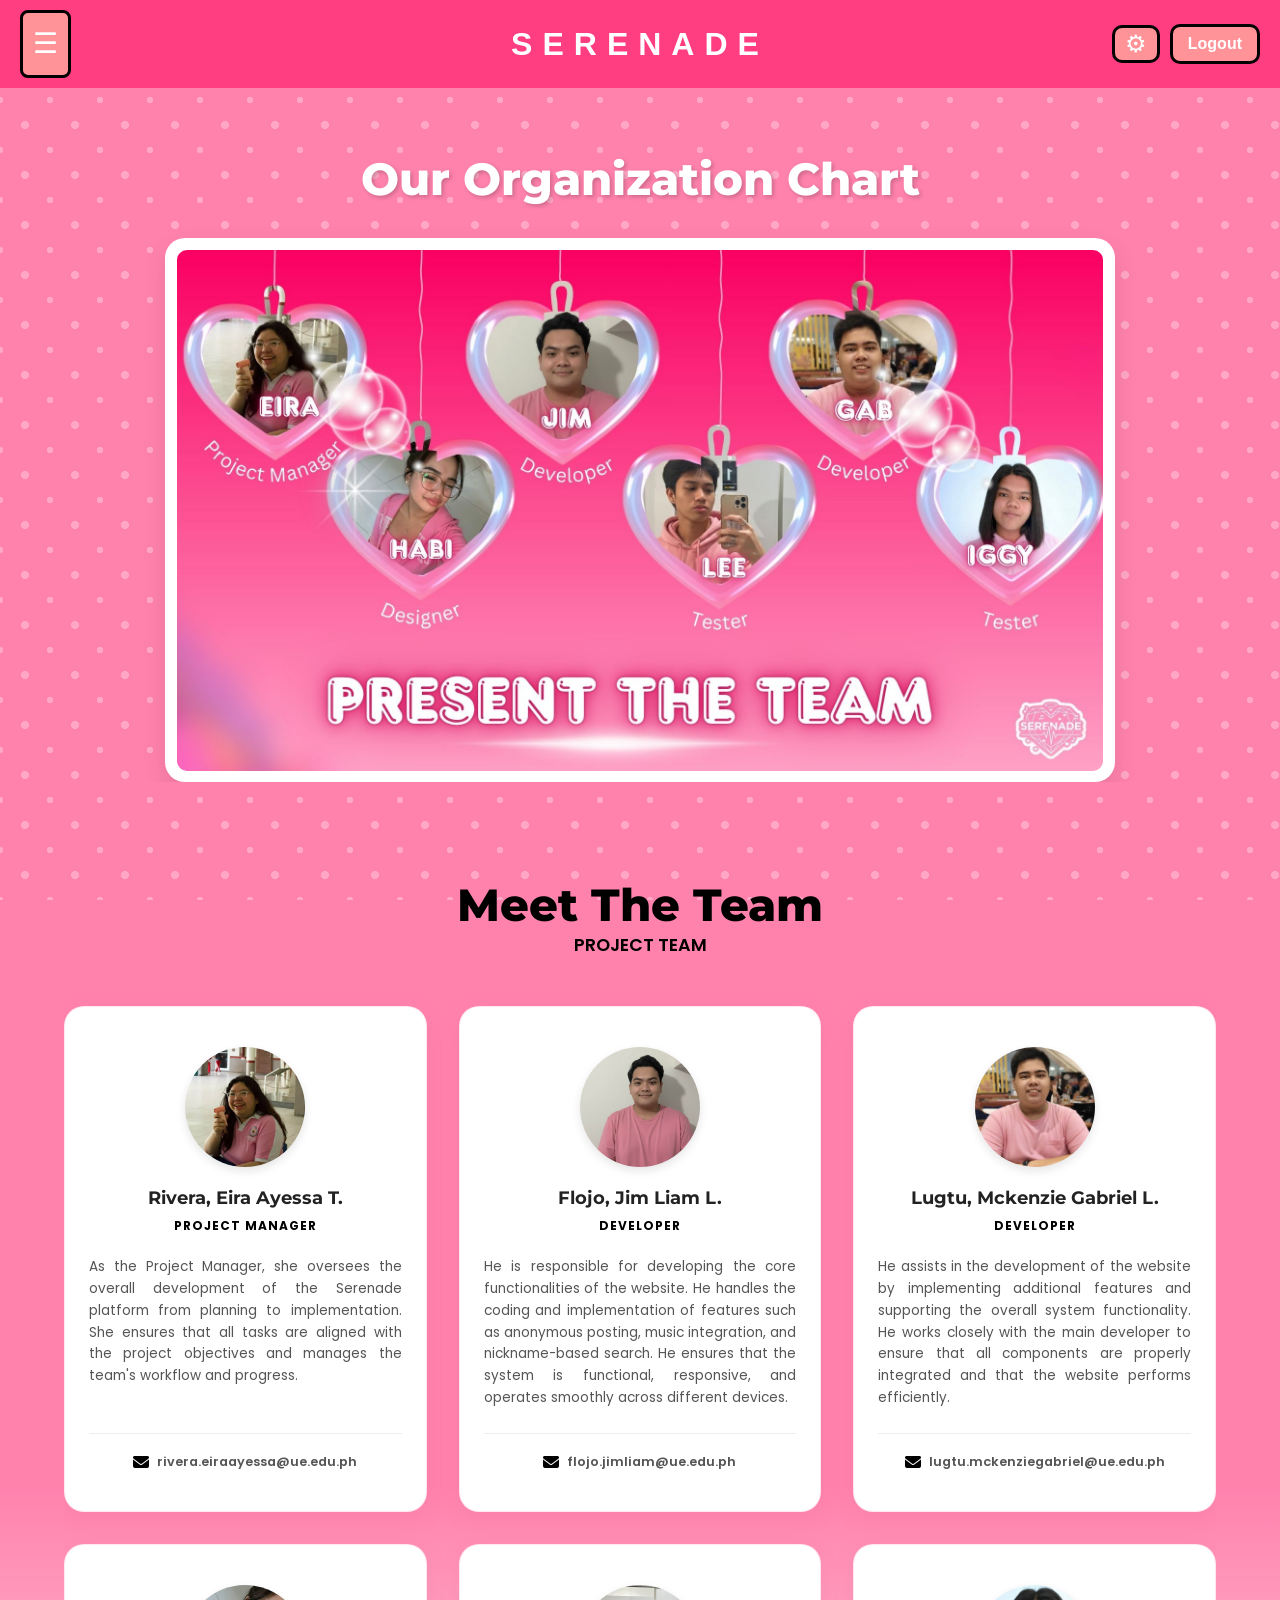
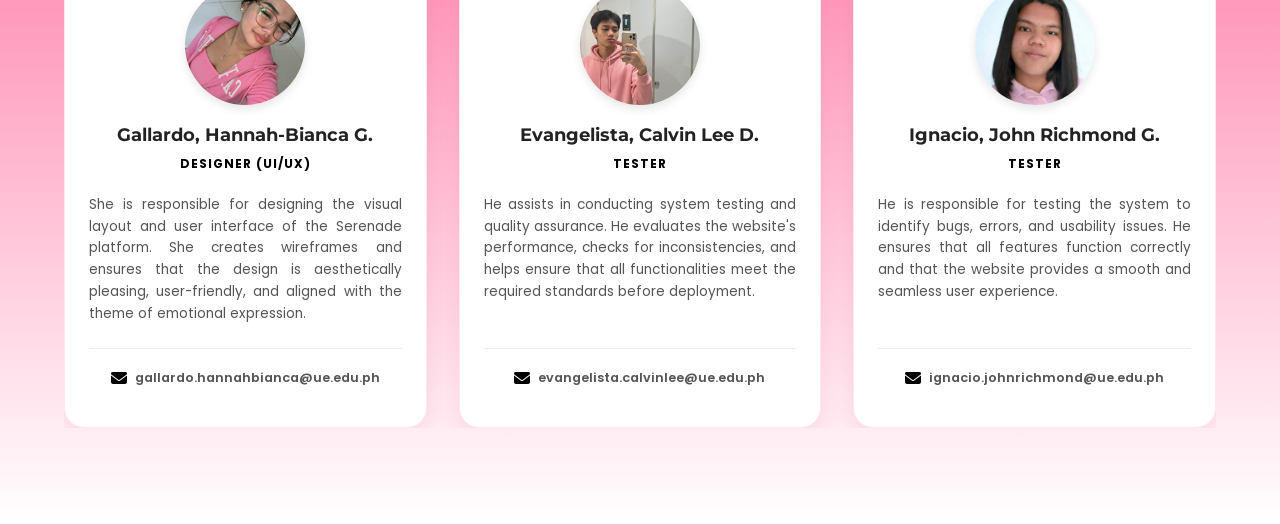
<file: about.html>
<!DOCTYPE html>
<html lang="en">
<head>
    <meta charset="UTF-8">
    <meta name="viewport" content="width=device-width, initial-scale=1.0, viewport-fit=cover" />
    <title>About Us | Serenade</title>
    
    <link rel="icon" type="image/x-icon" href="pics/heart.png">
    <link href="https://fonts.googleapis.com/css?family=Merriweather" rel="stylesheet">
    <link href="https://fonts.googleapis.com/css2?family=Poppins:wght@300;400;500;600;700&family=Playfair+Display:wght@600&family=Montserrat:wght@400;600;700;800&display=swap" rel="stylesheet">
    <link rel="stylesheet" href="https://cdnjs.cloudflare.com/ajax/libs/font-awesome/6.4.2/css/all.min.css">
    <link href="about.css"rel="stylesheet">

</head>

<body>

    <header>
        <input type="checkbox" id="menu-toggle">
        
        <label for="menu-toggle" class="menu-btn">
            ☰
        </label>
        
        <div class="nav-menu">
            <label for="menu-toggle" class="close-btn">✕</label>
            <a href="index.html">Home</a>
            <a href="create.html">Create Letter</a>
            <a href="preview.html">Mail</a>
            <a href="search.html">Search</a>
            <a href="about.html">About Us</a>
        </div>
        
        <div class="title">
            SERENADE
        </div>
        
        <div class="header-actions">
            <div class="settings">
                <a href="settings.html"><button>⚙</button></a>
            </div>
            <div class="login">
                <button onclick="logoutUser()">Logout</button>
            </div>
        </div>
    </header>

    <main>
        <section class="org-chart-section">
            <div class="container">
                <h2>Our Organization Chart</h2>
                <div class="org-chart-container">
                    <img src="pics/org-chart.jpg" alt="Organizational Chart" style="background: #fff0f5; min-height: 350px;">
                </div>
            </div>
        </section>

        <section class="team-section">
            <div class="container">
                <div class="about-header">
                    <h2>Meet The Team</h2>
                    <p>PROJECT TEAM</p>
                </div>

                <div class="team-grid-3x2">
                    
                    <div class="team-card">
                        <a href="https://portfolio-rivera.netlify.app" class="card-link-overlay" aria-label="View Profile of Rivera, Eira Ayessa"></a>
                        <img src="pics/rivera.jpg" class="member-pic" alt="Rivera, Eira Ayessa T." />
                        <h3>Rivera, Eira Ayessa T.</h3>
                        <div class="role">Project Manager</div>
                        <p class="member-desc">
                            As the Project Manager, she oversees the overall development of the Serenade platform from planning to implementation. She ensures that all tasks are aligned with the project objectives and manages the team's workflow and progress.
                        </p>
                        <div class="contact-info">
                            <i class="fa-solid fa-envelope"></i>
                            <a href="mailto:rivera.eiraayessa@ue.edu.ph">rivera.eiraayessa@ue.edu.ph</a>
                        </div>
                    </div>

                    <div class="team-card">
                        <a href="https://riamudesu.github.io/proposal/" class="card-link-overlay" aria-label="View Profile of Flojo, Jim Liam"></a>
                        <img src="pics/flojo.jpg" class="member-pic" alt="Flojo, Jim Liam L." />
                        <h3>Flojo, Jim Liam L.</h3>
                        <div class="role">Developer</div>
                        <p class="member-desc">
                            He is responsible for developing the core functionalities of the website. He handles the coding and implementation of features such as anonymous posting, music integration, and nickname-based search. He ensures that the system is functional, responsive, and operates smoothly across different devices.
                        </p>
                        <div class="contact-info">
                            <i class="fa-solid fa-envelope"></i>
                            <a href="mailto:flojo.jimliam@ue.edu.ph">flojo.jimliam@ue.edu.ph</a>
                        </div>
                    </div>

                    <div class="team-card">
                        <a href="https://lugtu-portfolio.netlify.app/" class="card-link-overlay" aria-label="View Profile of Lugtu, Mckenzie Gabriel"></a>
                        <img src="pics/lugtu.jpg" class="member-pic" alt="Lugtu, Mckenzie Gabriel L." />
                        <h3>Lugtu, Mckenzie Gabriel L.</h3>
                        <div class="role">Developer</div>
                        <p class="member-desc">
                            He assists in the development of the website by implementing additional features and supporting the overall system functionality. He works closely with the main developer to ensure that all components are properly integrated and that the website performs efficiently.
                        </p>
                        <div class="contact-info">
                            <i class="fa-solid fa-envelope"></i>
                            <a href="mailto:lugtu.mckenziegabriel@ue.edu.ph">lugtu.mckenziegabriel@ue.edu.ph</a>
                        </div>
                    </div>

                    <div class="team-card">
                        <a href="https://clinquant-faun-3da3f3.netlify.app/" class="card-link-overlay" aria-label="View Profile of Gallardo, Hannah-Bianca"></a>
                        <img src="pics/gallardo.jpg" class="member-pic" alt="Gallardo, Hannah-Bianca G." />
                        <h3>Gallardo, Hannah-Bianca G.</h3>
                        <div class="role">Designer (UI/UX)</div>
                        <p class="member-desc">
                            She is responsible for designing the visual layout and user interface of the Serenade platform. She creates wireframes and ensures that the design is aesthetically pleasing, user-friendly, and aligned with the theme of emotional expression.
                        </p>
                        <div class="contact-info">
                            <i class="fa-solid fa-envelope"></i>
                            <a href="mailto:gallardo.hannahbianca@ue.edu.ph">gallardo.hannahbianca@ue.edu.ph</a>
                        </div>
                    </div>

                    <div class="team-card">
                        <a href="https://benevolent-semolina-52ab5e.netlify.app/" class="card-link-overlay" aria-label="View Profile of Evangelista, Calvin Lee"></a>
                        <img src="pics/evangalista.jpg" class="member-pic" alt="Evangelista, Calvin Lee D." />
                        <h3>Evangelista, Calvin Lee D.</h3>
                        <div class="role">Tester</div>
                        <p class="member-desc">
                            He assists in conducting system testing and quality assurance. He evaluates the website's performance, checks for inconsistencies, and helps ensure that all functionalities meet the required standards before deployment.
                        </p>
                        <div class="contact-info">
                            <i class="fa-solid fa-envelope"></i>
                            <a href="mailto:evangelista.calvinlee@ue.edu.ph">evangelista.calvinlee@ue.edu.ph</a>
                        </div>
                    </div>

                    <div class="team-card">
                        <a href="https://relaxed-marshmallow-b4bf02.netlify.app/" class="card-link-overlay" aria-label="View Profile of Ignacio, John Richmond"></a>
                        <img src="pics/ignacio.jpg" class="member-pic" alt="Ignacio, John Richmond G." />
                        <h3>Ignacio, John Richmond G.</h3>
                        <div class="role">Tester</div>
                        <p class="member-desc">
                            He is responsible for testing the system to identify bugs, errors, and usability issues. He ensures that all features function correctly and that the website provides a smooth and seamless user experience.
                        </p>
                        <div class="contact-info">
                            <i class="fa-solid fa-envelope"></i>
                            <a href="mailto:ignacio.johnrichmond@ue.edu.ph">ignacio.johnrichmond@ue.edu.ph</a>
                        </div>
                    </div>

                </div>
            </div>
        </section>

    </main>
</body>
</html>
</file>
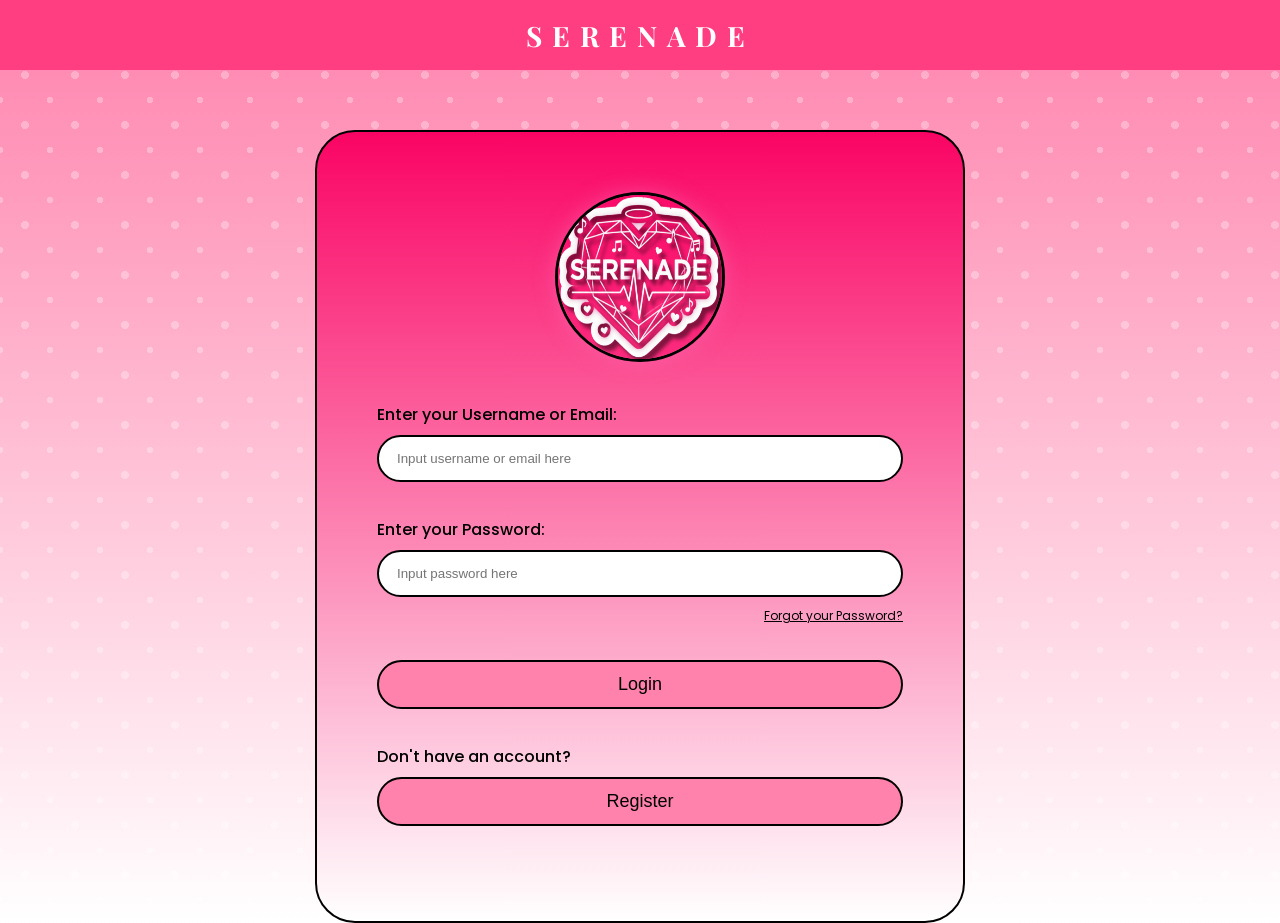
<file: login.html>
<!DOCTYPE html>
<html lang="en">

<head>

    <meta charset="UTF-8">
    <meta name="viewport" content="width=device-width, initial-scale=1.0">
    <title>Serenade Login</title>

    <link rel="icon" type="image/x-icon" href="pics/heart.png">
    <link href="https://fonts.googleapis.com/css2?family=Poppins:wght@300;400;500&family=Playfair+Display:wght@600&display=swap" rel="stylesheet">
    <link href="login_style.css" rel="stylesheet">
    <script src="cookies.js"></script>
</head>

<body>

    <header>
        <div class="title">
            SERENADE
        </div>
    </header>


    <div class="container">

        <div class="login-box">

            <div class="logo">
                <img src="pics/heart.png" alt="Serenade Logo">
            </div>


            <form action="index.html">

                <label for="name">
                    Enter your Username or Email:
                </label>

                <input type="text" id="name" placeholder="Input username or email here">

                <label for="password">
                    Enter your Password:
                </label>
                <input type="password" id="password" placeholder="Input password here">

                <div class="forgot">
                    <a href="#">Forgot your Password?</a>
                </div>

                <div class="heart-container">
                    <input type="submit" value="Login" class="login-btn" onclick="transferData()">
                    <span class="heart" style="left:10%;">❤️</span>
                    <span class="heart" style="left:30%; animation-delay: 0.2s;">💖</span>
                    <span class="heart" style="left:50%; animation-delay: 0.4s;">💕</span>
                    <span class="heart" style="left:70%; animation-delay: 0.6s;">💘</span>
                    <span class="heart" style="left:90%; animation-delay: 0.8s;">💗</span>
                </div>
                
                <label>
                    Don't have an account?
                </label>
                <div class="heart-container">
                    <a href="register.html"><input type="button" value="Register" class="login-btn"></a>
                    <span class="heart" style="left:10%;">❤️</span>
                    <span class="heart" style="left:30%; animation-delay: 0.2s;">💖</span>
                    <span class="heart" style="left:50%; animation-delay: 0.4s;">💕</span>
                    <span class="heart" style="left:70%; animation-delay: 0.6s;">💘</span>
                    <span class="heart" style="left:90%; animation-delay: 0.8s;">💗</span>
                </div>
                
                

            </form>

        </div>

    </div>

</body>

</html>
</file>
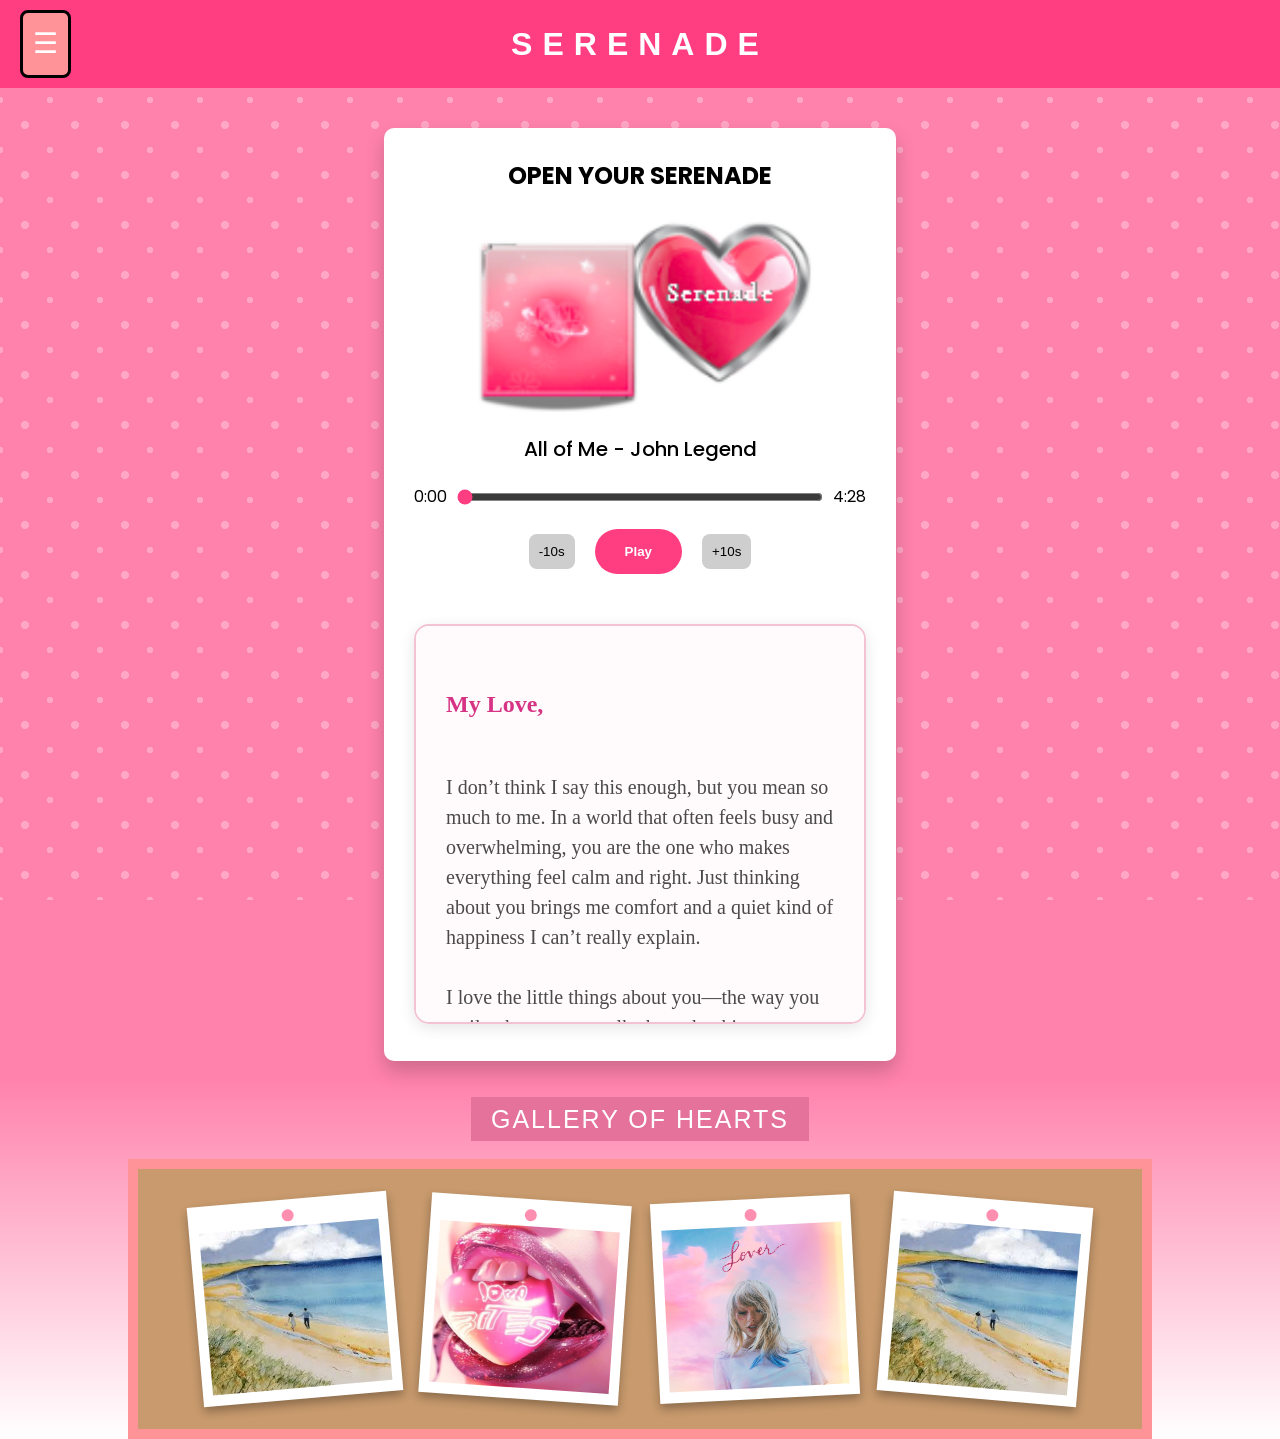
<file: preview.html>
<!DOCTYPE html>
<html lang="en">

<head>

    <meta charset="UTF-8">
    <meta name="viewport" content="width=device-width, initial-scale=1.0">
    <title>Serenade</title>

    <link href="https://fonts.googleapis.com/css2?family=Playfair+Display:wght@500&family=Poppins:wght@300;400&display=swap" rel="stylesheet">
    <link rel="icon" type="image/x-icon" href="pics/heart.png">
    <link href="preview_style.css" rel="stylesheet">
    <script src="cookies.js"></script>
    

</head>
<body>

    <header>
        <input type="checkbox" id="menu-toggle">
        <label for="menu-toggle" class="menu-btn">
            ☰
        </label>
            
        <div class="nav-menu">
            <label for="menu-toggle" class="close-btn">✕</label>
            <a href="index.html">Home</a>
            <a href="create.html">Create Letter</a>
            <a href="preview.html">Mail</a>
            <a href="search.html">Search</a>
            <a href="about.html">About Us</a> 
        </div>

        <div class="title">
            SERENADE
        </div>

        <div class="settings">
            <a href="settings.html"><button>⚙</button></a>
        </div>

        <div class="login">
           <button onclick="logoutUser()">Logout</button>
        </div>
    </header>


    <div class="main">
        <div class="card">
            <h2>
                OPEN YOUR SERENADE
            </h2>

            <div class="album">
                <img class="heart" src="pics/letter_heart.png">

            </div>

            <div class="song-title" id="song-title">
                All of Me - John Legend
            </div>


            <audio id="audio-element" src="music/John Legend - All of Me.mp3"></audio>

            <div class="progress-container">
                <span id="current-time">0:00</span>
                <input type="range" id="progress-bar" value="0" max="100">
                <span id="duration">0:00</span>
            </div>

            <div class="controls">
                <button class="skip-btn" onclick="skipTime(-10)">-10s</button>
                <button id="play-btn" class="main-btn" onclick="togglePlay()">Play</button>
                <button class="skip-btn" onclick="skipTime(10)">+10s</button>
            </div>

            <br><br>
            <iframe 
                id="letterFrame"
                title="Love Letter"
                style="width: 100%; max-width: 600px; height: 400px; border: 2px solid #f3c3d2; border-radius: 15px; box-shadow: 0 4px 15px rgba(0,0,0,0.1);"
                srcdoc='
                    <html>
                        <head>
                            <style>
                                body {
                                    font-family: "Georgia", serif;
                                    line-height: 1.5;
                                    color: #4a4a4a;
                                    background-color: #fffafb;
                                    padding: 30px;
                                    margin: 0;
                                    font-size:20px;
                                }
                                .letter-content {
                                    white-space: pre-line;
                                }
                                h2 {
                                    color: #d63384; font-size: 1.5rem; margin-top: 0; 
                                }
                            </style>
                        </head>
                        <body>
                            <div class="letter-content">
                                <h2>My Love,</h2>
                                I don’t think I say this enough, but you mean so much to me. In a world that often feels busy and overwhelming, you are the one who makes everything feel calm and right. Just thinking about you brings me comfort and a quiet kind of happiness I can’t really explain.

                                I love the little things about you—the way you smile, the way you talk about the things you care about, and even the small moments we share that others might not notice. Those are the moments I treasure the most.

                                Being with you has taught me what it truly means to care for someone, to be patient, and to appreciate love in its simplest form. I’m grateful for you every single day, and I hope I can make you feel just as loved as you make me feel.

                                No matter what happens, I want you to know that you have someone who believes in you, supports you, and cares for you deeply.
                            </div>
                        </body>
                    </html>
                '>
            </iframe>
        </div>
    </div>


    <div class="gallery-title">
        <span>
            GALLERY OF HEARTS
        </span>
    </div>


    <div class="board">
        <div class="polaroid" onclick="loadMemory(1)">
            <div class="pin"></div>
            <img src="pics/img1.jpg">
        </div>
        <div class="polaroid" onclick="loadMemory(2)">

            <div class="pin"></div>
            <img src="pics/img2.jpg">
        </div>
        <div class="polaroid" onclick="loadMemory(3)">
            <div class="pin"></div>
            <img src="pics/img3.jpg">
        </div>
        <div class="polaroid" onclick="loadMemory(4)">
            <div class="pin"></div>
            <img src="pics/img4.png">
        </div>
    </div>
    <script src="musicplayer.js"></script>
</body>
</html>
</file>
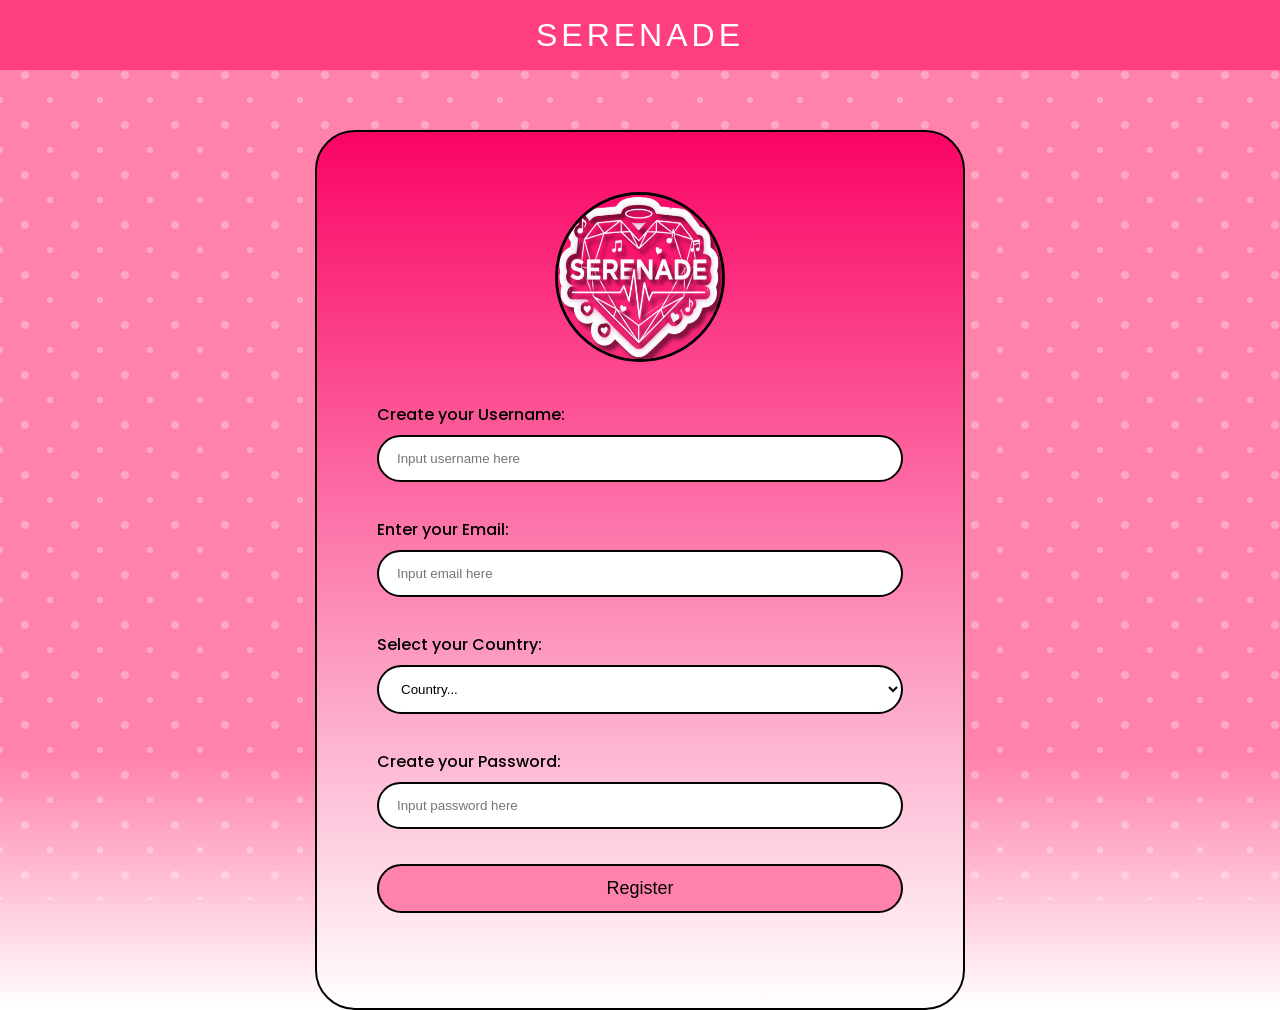
<file: register.html>
<!DOCTYPE html>
<html lang="en">

<head>

    <meta charset="UTF-8">
    <meta name="viewport" content="width=device-width, initial-scale=1.0">
    <title>Serenade Login</title>

    <link rel="icon" type="image/x-icon" href="pics/heart.png">
    <link href="https://fonts.googleapis.com/css2?family=Poppins:wght@300;400;500&family=Playfair+Display:wght@600&display=swap" rel="stylesheet">
    <link href="register_style.css" rel="stylesheet">

</head>

<body>

    <header>
        <div class="title">
            SERENADE
        </div>
    </header>


    <div class="container">

        <div class="login-box">

            <div class="logo">
                <img src="pics/heart.png" alt="Serenade Logo">
            </div>


            <form action="index.html">

                <label for="name">
                    Create your Username:
                </label>

                <input type="text" id="name" placeholder="Input username here">

                <label for="email">
                    Enter your Email:
                </label>

                <input type="email" id="email" placeholder="Input email here" required>

                <label for="country">
                    Select your Country:
                </label>

                <select name="country">
                    <option value="">Country...</option>
                    <option value="AF">Afghanistan</option>
                    <option value="AL">Albania</option>
                    <option value="DZ">Algeria</option>
                    <option value="AS">American Samoa</option>
                    <option value="AD">Andorra</option>
                    <option value="AG">Angola</option>
                    <option value="AI">Anguilla</option>
                    <option value="AG">Antigua &amp; Barbuda</option>
                    <option value="AR">Argentina</option>
                    <option value="AA">Armenia</option>
                    <option value="AW">Aruba</option>
                    <option value="AU">Australia</option>
                    <option value="AT">Austria</option>
                    <option value="AZ">Azerbaijan</option>
                    <option value="BS">Bahamas</option>
                    <option value="BH">Bahrain</option>
                    <option value="BD">Bangladesh</option>
                    <option value="BB">Barbados</option>
                    <option value="BY">Belarus</option>
                    <option value="BE">Belgium</option>
                    <option value="BZ">Belize</option>
                    <option value="BJ">Benin</option>
                    <option value="BM">Bermuda</option>
                    <option value="BT">Bhutan</option>
                    <option value="BO">Bolivia</option>
                    <option value="BL">Bonaire</option>
                    <option value="BA">Bosnia &amp; Herzegovina</option>
                    <option value="BW">Botswana</option>
                    <option value="BR">Brazil</option>
                    <option value="BC">British Indian Ocean Ter</option>
                    <option value="BN">Brunei</option>
                    <option value="BG">Bulgaria</option>
                    <option value="BF">Burkina Faso</option>
                    <option value="BI">Burundi</option>
                    <option value="KH">Cambodia</option>
                    <option value="CM">Cameroon</option>
                    <option value="CA">Canada</option>
                    <option value="IC">Canary Islands</option>
                    <option value="CV">Cape Verde</option>
                    <option value="KY">Cayman Islands</option>
                    <option value="CF">Central African Republic</option>
                    <option value="TD">Chad</option>
                    <option value="CD">Channel Islands</option>
                    <option value="CL">Chile</option>
                    <option value="CN">China</option>
                    <option value="CI">Christmas Island</option>
                    <option value="CS">Cocos Island</option>
                    <option value="CO">Colombia</option>
                    <option value="CC">Comoros</option>
                    <option value="CG">Congo</option>
                    <option value="CK">Cook Islands</option>
                    <option value="CR">Costa Rica</option>
                    <option value="CT">Cote D'Ivoire</option>
                    <option value="HR">Croatia</option>
                    <option value="CU">Cuba</option>
                    <option value="CB">Curacao</option>
                    <option value="CY">Cyprus</option>
                    <option value="CZ">Czech Republic</option>
                    <option value="DK">Denmark</option>
                    <option value="DJ">Djibouti</option>
                    <option value="DM">Dominica</option>
                    <option value="DO">Dominican Republic</option>
                    <option value="TM">East Timor</option>
                    <option value="EC">Ecuador</option>
                    <option value="EG">Egypt</option>
                    <option value="SV">El Salvador</option>
                    <option value="GQ">Equatorial Guinea</option>
                    <option value="ER">Eritrea</option>
                    <option value="EE">Estonia</option>
                    <option value="ET">Ethiopia</option>
                    <option value="FA">Falkland Islands</option>
                    <option value="FO">Faroe Islands</option>
                    <option value="FJ">Fiji</option>
                    <option value="FI">Finland</option>
                    <option value="FR">France</option>
                    <option value="GF">French Guiana</option>
                    <option value="PF">French Polynesia</option>
                    <option value="FS">French Southern Ter</option>
                    <option value="GA">Gabon</option>
                    <option value="GM">Gambia</option>
                    <option value="GE">Georgia</option>
                    <option value="DE">Germany</option>
                    <option value="GH">Ghana</option>
                    <option value="GI">Gibraltar</option>
                    <option value="GB">Great Britain</option>
                    <option value="GR">Greece</option>
                    <option value="GL">Greenland</option>
                    <option value="GD">Grenada</option>
                    <option value="GP">Guadeloupe</option>
                    <option value="GU">Guam</option>
                    <option value="GT">Guatemala</option>
                    <option value="GN">Guinea</option>
                    <option value="GY">Guyana</option>
                    <option value="HT">Haiti</option>
                    <option value="HW">Hawaii</option>
                    <option value="HN">Honduras</option>
                    <option value="HK">Hong Kong</option>
                    <option value="HU">Hungary</option>
                    <option value="IS">Iceland</option>
                    <option value="IN">India</option>
                    <option value="ID">Indonesia</option>
                    <option value="IA">Iran</option>
                    <option value="IQ">Iraq</option>
                    <option value="IR">Ireland</option>
                    <option value="IM">Isle of Man</option>
                    <option value="IL">Israel</option>
                    <option value="IT">Italy</option>
                    <option value="JM">Jamaica</option>
                    <option value="JP">Japan</option>
                    <option value="JO">Jordan</option>
                    <option value="KZ">Kazakhstan</option>
                    <option value="KE">Kenya</option>
                    <option value="KI">Kiribati</option>
                    <option value="NK">Korea North</option>
                    <option value="KS">Korea South</option>
                    <option value="KW">Kuwait</option>
                    <option value="KG">Kyrgyzstan</option>
                    <option value="LA">Laos</option>
                    <option value="LV">Latvia</option>
                    <option value="LB">Lebanon</option>
                    <option value="LS">Lesotho</option>
                    <option value="LR">Liberia</option>
                    <option value="LY">Libya</option>
                    <option value="LI">Liechtenstein</option>
                    <option value="LT">Lithuania</option>
                    <option value="LU">Luxembourg</option>
                    <option value="MO">Macau</option>
                    <option value="MK">Macedonia</option>
                    <option value="MG">Madagascar</option>
                    <option value="MY">Malaysia</option>
                    <option value="MW">Malawi</option>
                    <option value="MV">Maldives</option>
                    <option value="ML">Mali</option>
                    <option value="MT">Malta</option>
                    <option value="MH">Marshall Islands</option>
                    <option value="MQ">Martinique</option>
                    <option value="MR">Mauritania</option>
                    <option value="MU">Mauritius</option>
                    <option value="ME">Mayotte</option>
                    <option value="MX">Mexico</option>
                    <option value="MI">Midway Islands</option>
                    <option value="MD">Moldova</option>
                    <option value="MC">Monaco</option>
                    <option value="MN">Mongolia</option>
                    <option value="MS">Montserrat</option>
                    <option value="MA">Morocco</option>
                    <option value="MZ">Mozambique</option>
                    <option value="MM">Myanmar</option>
                    <option value="NA">Nambia</option>
                    <option value="NU">Nauru</option>
                    <option value="NP">Nepal</option>
                    <option value="AN">Netherland Antilles</option>
                    <option value="NL">Netherlands (Holland, Europe)</option>
                    <option value="NV">Nevis</option>
                    <option value="NC">New Caledonia</option>
                    <option value="NZ">New Zealand</option>
                    <option value="NI">Nicaragua</option>
                    <option value="NE">Niger</option>
                    <option value="NG">Nigeria</option>
                    <option value="NW">Niue</option>
                    <option value="NF">Norfolk Island</option>
                    <option value="NO">Norway</option>
                    <option value="OM">Oman</option>
                    <option value="PK">Pakistan</option>
                    <option value="PW">Palau Island</option>
                    <option value="PS">Palestine</option>
                    <option value="PA">Panama</option>
                    <option value="PG">Papua New Guinea</option>
                    <option value="PY">Paraguay</option>
                    <option value="PE">Peru</option>
                    <option value="PH">Philippines</option>
                    <option value="PO">Pitcairn Island</option>
                    <option value="PL">Poland</option>
                    <option value="PT">Portugal</option>
                    <option value="PR">Puerto Rico</option>
                    <option value="QA">Qatar</option>
                    <option value="ME">Republic of Montenegro</option>
                    <option value="RS">Republic of Serbia</option>
                    <option value="RE">Reunion</option>
                    <option value="RO">Romania</option>
                    <option value="RU">Russia</option>
                    <option value="RW">Rwanda</option>
                    <option value="NT">St Barthelemy</option>
                    <option value="EU">St Eustatius</option>
                    <option value="HE">St Helena</option>
                    <option value="KN">St Kitts-Nevis</option>
                    <option value="LC">St Lucia</option>
                    <option value="MB">St Maarten</option>
                    <option value="PM">St Pierre &amp; Miquelon</option>
                    <option value="VC">St Vincent &amp; Grenadines</option>
                    <option value="SP">Saipan</option>
                    <option value="SO">Samoa</option>
                    <option value="AS">Samoa American</option>
                    <option value="SM">San Marino</option>
                    <option value="ST">Sao Tome &amp; Principe</option>
                    <option value="SA">Saudi Arabia</option>
                    <option value="SN">Senegal</option>
                    <option value="RS">Serbia</option>
                    <option value="SC">Seychelles</option>
                    <option value="SL">Sierra Leone</option>
                    <option value="SG">Singapore</option>
                    <option value="SK">Slovakia</option>
                    <option value="SI">Slovenia</option>
                    <option value="SB">Solomon Islands</option>
                    <option value="OI">Somalia</option>
                    <option value="ZA">South Africa</option>
                    <option value="ES">Spain</option>
                    <option value="LK">Sri Lanka</option>
                    <option value="SD">Sudan</option>
                    <option value="SR">Suriname</option>
                    <option value="SZ">Swaziland</option>
                    <option value="SE">Sweden</option>
                    <option value="CH">Switzerland</option>
                    <option value="SY">Syria</option>
                    <option value="TA">Tahiti</option>
                    <option value="TW">Taiwan</option>
                    <option value="TJ">Tajikistan</option>
                    <option value="TZ">Tanzania</option>
                    <option value="TH">Thailand</option>
                    <option value="TG">Togo</option>
                    <option value="TK">Tokelau</option>
                    <option value="TO">Tonga</option>
                    <option value="TT">Trinidad &amp; Tobago</option>
                    <option value="TN">Tunisia</option>
                    <option value="TR">Turkey</option>
                    <option value="TU">Turkmenistan</option>
                    <option value="TC">Turks &amp; Caicos Is</option>
                    <option value="TV">Tuvalu</option>
                    <option value="UG">Uganda</option>
                    <option value="UA">Ukraine</option>
                    <option value="AE">United Arab Emirates</option>
                    <option value="GB">United Kingdom</option>
                    <option value="US">United States of America</option>
                    <option value="UY">Uruguay</option>
                    <option value="UZ">Uzbekistan</option>
                    <option value="VU">Vanuatu</option>
                    <option value="VS">Vatican City State</option>
                    <option value="VE">Venezuela</option>
                    <option value="VN">Vietnam</option>
                    <option value="VB">Virgin Islands (Brit)</option>
                    <option value="VA">Virgin Islands (USA)</option>
                    <option value="WK">Wake Island</option>
                    <option value="WF">Wallis &amp; Futana Is</option>
                    <option value="YE">Yemen</option>
                    <option value="ZR">Zaire</option>
                    <option value="ZM">Zambia</option>
                    <option value="ZW">Zimbabwe</option>
                </select>

                <label for="password">
                    Create your Password:
                </label>

                <input type="password" id="password" placeholder="Input password here">

                <div class="heart-container">
                    <input type="submit" value="Register" class="login-btn" onclick="transferData(event)">
                    <span class="heart" style="left:10%;">❤️</span>
                    <span class="heart" style="left:30%; animation-delay: 0.2s;">💖</span>
                    <span class="heart" style="left:50%; animation-delay: 0.4s;">💕</span>
                    <span class="heart" style="left:70%; animation-delay: 0.6s;">💘</span>
                    <span class="heart" style="left:90%; animation-delay: 0.8s;">💗</span>
                </div>
            </form>
        </div>
    </div>
</body>
</html>
</file>
<file: about.css>
html,body{
    margin: 0;
    padding: 0;
    width: 100%;
    min-height: 100vh;
}
* {
    margin: 0;
    padding: 0;
    box-sizing: border-box;
}
body {
    font-family: 'Poppins', sans-serif;
    background: linear-gradient(#ff82ad 70%, #ffffff);
    min-height: 100vh;
    position: relative;
    overflow-x: hidden;
}
h2, h3 {
    font-family: 'Montserrat', sans-serif;
    font-weight: 800;
}
body::before {
    content: "";
    position: fixed;
    top: 0;
    left: 0;
    width: 100%;
    height: 100%;
    background-image: 
        radial-gradient(circle, white 4px, transparent 3px),
        radial-gradient(circle, white 3px, transparent 2px);
    background-size: 50px 50px;
    background-position: 0 0, 25px 25px;
    opacity: 0.3; 
    z-index: -1;
    animation: sparkleMove 10s linear infinite;
    pointer-events: none;
}
@keyframes sparkleMove {
    from { background-position: 0 0, 25px 25px; }
    to { background-position: 500px 500px, 600px 600px; }
}
header {
    background: #ff3d81;
    display:flex;
    align-items:center;
    padding:10px 20px;
    color:white;
    text-align:left;
    width: 100%;
}
.menu-btn{
    font-size:28px;
    cursor:pointer;
    padding:10px;
    background:#ff9398;
    border-radius:8px;
    border-style: solid;
    border-color: black;
}
.nav-menu{
    position:fixed;
    top:0;
    left:-250px;
    width:250px;
    height:100%;
    background:#e45f82;
    display:flex;
    flex-direction:column;
    padding-top:60px;
    transition:0.4s;
}
.menu:hover{
    cursor: pointer;
}
.menu:active{
    color:#a14f69;
    background:#ffcdc0;
}
#menu-toggle{
    display: none;
}
.nav-menu a{
    color:white;
    text-decoration:none;
    padding:15px 25px;
    font-size:18px;
}
.nav-menu a:hover{
    background:#d55375;
}
.close-btn{
    position:absolute;
    top:15px;
    left:15px;
    font-size:22px;
    cursor:pointer;
    color:white;
}
#menu-toggle:checked ~ .nav-menu{
    left:0;
}
.title{
    font-family: 'Gill Sans', 'Gill Sans MT', Calibri, 'Trebuchet MS', sans-serif;
    font-size:32px;
    font-weight: bolder;
    letter-spacing:10px;
    position: absolute;
    left: 50%;
    transform: translateX(-50%);
    text-align: center;
    width: 100%;
}
.header-actions {
    display: flex;
    gap: 10px;
    margin-left: auto;
    align-items: center;
}
.settings button {
    background: #ff9398;
    color: white;
    padding: 2px 10px;
    border-radius: 10px;
    font-size: 24px;
    border: none;
    cursor: pointer;
    border-style: solid;
    border-color: black;
}
.login button {
    background: #ff9398;
    color: white;
    padding: 8px 15px;
    border-radius: 10px;
    font-size: 16px;
    font-weight: bold;
    border: none;
    cursor: pointer;
    border-style: solid;
    border-color: black;
}
@media (max-width: 600px) {
    .title {
        font-size: 18px;
        letter-spacing: 5px;
    }
    .login button {
        padding: 6px 10px;
        font-size: 14px;
    }
    header {
        padding: 10px 4%;
        }
    }
.org-chart-section {
    padding: 5%;
    text-align: center;
    width: 100%;
}
.org-chart-section h2 {
    font-size: 2.8rem;
    color: white;
    margin-bottom: 2rem;
    text-shadow: 2px 2px 4px rgba(0,0,0,0.2);
}
.org-chart-container {
    background: white;
    padding: 1%;
    border-radius: 20px;
    border: 1px dashed var(--border-dashed-pink); 
    box-shadow: 0 10px 25px rgba(0, 0, 0, 0.1);
    max-width: 950px;
    margin: 0 auto;
    width: 100%;
}
.org-chart-container img {
    width: 100%;
    height: auto;
    border-radius: 10px;
    display: block;
}
.team-section {
    padding: 2rem 5% 6rem;
    width: 100%;
}
.about-header {
    text-align: center;
    margin-bottom: 3rem;
}
.about-header h2 {
    font-size: 2.8rem;
    color: var(--heading-pink);
}
.about-header p {
    color: var(--main-text-pink);
    font-weight: 600;
    font-size: 1.1rem;
}      
.team-grid-3x2 {
    display: grid;
    grid-template-columns: repeat(3, 1fr);
    gap: 2rem;
    max-width: 1200px;
    margin: 0 auto;
    width: 100%;
}
@media (max-width: 991px) {
    .team-grid-3x2 {
        grid-template-columns: repeat(2, 1fr);
        max-width: 800px;
    }
}
@media (max-width: 768px) {
    .team-grid-3x2 {
        grid-template-columns: 1fr;
        max-width: 450px;
    }
}
.team-card {
    position: relative;
    text-align: center;
    background: #ffffff;
    border: 1px solid rgba(255, 130, 173, 0.2);
    box-shadow: 0 8px 20px rgba(222, 107, 143, 0.15);
    padding: 2.5rem 1.5rem;
    border-radius: 20px;
    transition: transform 0.3s ease, box-shadow 0.3s ease;
    display: flex;
    flex-direction: column;
    justify-content: flex-start;
    cursor: pointer;
    width: 100%;
}
.team-card:hover {
    transform: translateY(-8px);
    box-shadow: 0 12px 30px rgba(255, 61, 129, 0.25);
    border-color: var(--header-pink);
}
.card-link-overlay {
    position: absolute;
    top: 0;
    left: 0;
    width: 100%;
    height: 100%;
    z-index: 1;
    border-radius: 20px;
}
.team-card img.member-pic {
    width: 100%;
    max-width: 120px;
    aspect-ratio: 1/1;
    object-fit: cover;
    border-radius: 50%;
    margin: 0 auto 1.2rem auto;
    background-color: var(--soft-pink-bg);
    display: block;
    border: 5px solid var(--soft-pink-bg);
    box-shadow: 0 4px 10px rgba(0,0,0,0.1);
}
.team-card h3 {
    font-size: 1.1rem;
    margin-bottom: 0.3rem;
    color: #222;
    font-weight: 700;
}
.team-card .role {
    font-weight: bold;
    color: var(--header-pink);
    margin-bottom: 1rem;
    font-size: 0.75rem;
    text-transform: uppercase;
    letter-spacing: 1px;
    background-color: var(--soft-pink-bg);
    padding: 5px 12px;
    border-radius: 20px;
    display: inline-block;
}
.team-card .member-desc {
    font-size: 0.85rem;
    color: #555;
    line-height: 1.6;
    text-align: justify;
    margin-bottom: 1.5rem;
    flex-grow: 1;
}
.contact-info {
    border-top: 1px solid #eee;
    padding-top: 1.2rem;
    display: flex;
    align-items: center;
    justify-content: center;
    gap: 8px;
    position: relative;
    z-index: 2;
    flex-wrap: wrap;
}
.contact-info i {
    color: var(--main-text-pink);
}
.contact-info a {
    color: #555;
    font-size: 0.8rem;
    text-decoration: none;
    font-weight: 600;
    transition: color 0.2s;
    word-break: break-all;
}
.contact-info:hover a, .contact-info:hover i {
    color: var(--header-pink);
}
.container {
    max-width: 100%;
    overflow-x: hidden;
}
</file>
<file: login_style.css>
* {
    margin: 0;
    padding: 0;
    box-sizing: border-box;
}
body {
    font-family: 'Poppins', sans-serif;
    background: linear-gradient(#ff82ad, #ffffff);
    min-height: 100vh;
    position: relative;
    overflow-x: hidden;
}
h2, h3 {
    font-family: 'Montserrat', sans-serif;
    font-weight: 800;
}
body::before {
    content: "";
    position: fixed;
    top: 0;
    left: 0;
    width: 100%;
    height: 100%;
    background-image: 
        radial-gradient(circle, white 4px, transparent 3px),
        radial-gradient(circle, white 3px, transparent 2px);
    background-size: 50px 50px;
    background-position: 0 0, 25px 25px;
    opacity: 0.3; 
    z-index: -1;
    animation: sparkleMove 10s linear infinite;
    pointer-events: none;
}
@keyframes sparkleMove {
    from { background-position: 0 0, 25px 25px; }
    to { background-position: 500px 500px, 600px 600px; }
}
header {
    background: #ff3d81;
    height: 70px;
    display: flex;
    align-items: center;
    justify-content: center;
    position: relative;
}
.menu-btn {
    position: absolute;
    left: 20px;
    width: 45px;
    height: 45px;
    background: #f3c4d3;
    border-radius: 10px;
    display: flex;
    align-items: center;
    justify-content: center;
}
.menu-btn span {
    font-size: 24px;
}
.title {
    font-family: "Playfair Display", serif;
    font-size:28px;
    font-weight: bold;
    letter-spacing:10px;
    color: white;
}
.container {
    display: flex;
    justify-content: center;
    margin-top: 60px;
}
.login-box {
    width: 650px;
    background: linear-gradient(#fa0464, #ffffff);
    padding: 60px;
    border-radius: 40px;
    border: 2px solid black;
}
.logo {
    display: flex;
    justify-content: center;
    margin-bottom: 40px;
}
.logo img {
    width: 170px;
    height: 170px;
    border-radius: 50%;
    border: 3px solid black;
}
label {
    display: block;
    margin-bottom: 8px;
    font-weight: 500;
}
input,select{
    width: 100%;
    padding: 14px 18px;
    border-radius: 30px;
    border: 2px solid black;
    background: #ffffff;
    margin-bottom: 35px;
}
.forgot {
    font-size: 12px;
    text-align: right;
    margin-top: -25px;
    margin-bottom: 35px;
}
.forgot a {
    color: black;
    text-decoration: underline;
}
.heart-container {
  position: relative;
  color: white;
  font-size: 20px;
  border-radius: 10px;
  cursor: pointer;
  overflow: hidden;
}
.heart {
  position: absolute;
  bottom: 0;
  font-size: 20px;

  /* Hidden by default */
  opacity: 0;
  visibility: hidden;

  animation: floatUp 2s linear infinite;
  animation-play-state: paused;
}
@keyframes floatUp {
  0% {
    transform: translateY(0) scale(1);
    opacity: 1;
  }
  100% {
    transform: translateY(-150px) scale(1.5);
    opacity: 0;
  }
}
.heart-container:hover .heart {
  visibility: visible;
  animation-play-state: running;
}
.login-btn {
    background: #ff82ad;
    border: 2px solid black;
    border-radius: 25px;
    padding: 12px 40px;
    font-size: 18px;
    cursor: pointer;
}
.login-btn:hover {
    background: #f48fa2;
}

@keyframes heartbeat {
  0% { transform: scale(1); }
  15% { transform: scale(1.05); }
  30% { transform: scale(1); }
  45% { transform: scale(1.3); }
  70% { transform: scale(1); }
}

.logo {
  animation: heartbeat 2s infinite ease-in-out;
  filter: drop-shadow(0 0 10px rgba(255, 105, 180, 0.5));
}
</file>
<file: preview_style.css>
html,body{
    margin: 0;
    padding: 0;
    width: 100%;
    min-height: 100vh;
}
* {
    margin: 0;
    padding: 0;
    box-sizing: border-box;
}
body {
    font-family: 'Poppins', sans-serif;
    background: linear-gradient(#ff82ad 75%, #ffffff);
    min-height: 100vh;
    position: relative;
    overflow-x: hidden;
}
body::before {
    content: "";
    position: fixed;
    top: 0;
    left: 0;
    width: 100%;
    height: 100%;
    background-image: 
        radial-gradient(circle, white 4px, transparent 3px),
        radial-gradient(circle, white 3px, transparent 2px);
    background-size: 50px 50px;
    background-position: 0 0, 25px 25px;
    opacity: 0.3; 
    z-index: -1;
    animation: sparkleMove 10s linear infinite;
    pointer-events: none;
}
@keyframes sparkleMove {
    from { background-position: 0 0, 25px 25px; }
    to { background-position: 500px 500px, 600px 600px; }
}
header{
    background: #ff3d81;
    display:flex;
    align-items:center;
    padding:10px 20px;
    color:white;
    text-align:left;
    width: 100%;
}
.menu{
    font-size:26px;
    background:#f3d7cf;
    color:#de6b8f;
    padding:6px 12px;
    border-radius:8px;
    border:none;
}
.menu:hover{
    cursor: pointer;
}
.menu:active{
    color:#a14f69;
    background:#ffcdc0;
}
#menu-toggle{
    display: none;
}
.menu-btn{
    font-size:28px;
    cursor:pointer;
    padding:10px;
    background:#ff9398;
    border-radius:8px;
    border-style: solid;
    border-color: black;
}
.nav-menu{
    position:fixed;
    top:0;
    left:-250px;
    width:250px;
    height:100%;
    background:#e45f82;
    display:flex;
    flex-direction:column;
    padding-top:60px;
    transition:0.4s;
}
.nav-menu a{
    color:white;
    text-decoration:none;
    padding:15px 25px;
    font-size:18px;
}
.nav-menu a:hover{
    background:#d55375;
}
.close-btn{
    position:absolute;
    top:15px;
    left:15px;
    font-size:22px;
    cursor:pointer;
    color:white;
}
#menu-toggle:checked ~ .nav-menu{
    left:0;
}
.title{
    font-family: 'Gill Sans', 'Gill Sans MT', Calibri, 'Trebuchet MS', sans-serif;
    font-size: 32px;
    font-weight: bolder;
    letter-spacing:10px;
    position: absolute;
    left: 50%;
    transform: translateX(-50%);
    text-align: center;
    width: 100%;
}
.settings button{
    background:#ff9398;
    color: white;
    padding:0px 6px;
    border-radius:10px;
    font-size:30px;
    margin-left: 4020%;
}
.login button{
    background:#ff9398;
    color:white;
    padding:8px 2px;
    border-radius:10px;
    font-size:20px;
    margin-left: 2470%;
}
.logo {
    font-family: 'Gill Sans', 'Gill Sans MT', Calibri, 'Trebuchet MS', sans-serif;
    font-size: 28px;
    letter-spacing: 3px;
    color: white;
}
.main {
    display: flex;
    justify-content: center;
    margin-top: 40px;
}
.card {
    width: 40%;
    background: white;
    padding: 30px;
    border-radius: 10px;
    text-align: center;
    box-shadow: 0 10px 20px rgba(0,0,0,0.2);
}
.card h3 {
    font-family: 'Gill Sans', 'Gill Sans MT', Calibri, 'Trebuchet MS', sans-serif;
    letter-spacing: 2px;
    margin-bottom: 20px;
}
.album {
    display: flex;
    justify-content: center;
    gap: 15px;
    margin-bottom: 10px;
}
.album img {
    width: 400px;
    border-radius: 6px;
}
.heart {
    width: 90px;
}
.song-title {
    margin-top: 10px;
    font-weight: 500;
    font-size: 20px;
}
.progress {
    height: 6px;
    background: #ddd;
    border-radius: 10px;
    margin: 10px 0;
    position: relative;
}
.progress::after {
    content: "";
    width: 50%;
    height: 6px;
    background: #ff6f9c;
    position: absolute;
    border-radius: 10px;
}
.player {
    font-size: 20px;
    color: #ff6f9c;
    margin-bottom: 15px;
}
.letter {
    border: 2px solid #999;
    background: white;
    padding: 10px;
    font-size: 16px;
    text-align: left;
}
.gallery-title {
    text-align: center;
    margin: 40px 0 20px 0;
    font-size: 25px
}
.gallery-title span {
    background: #e5729a;
    color: white;
    padding: 8px 20px;
    font-family: 'Gill Sans', 'Gill Sans MT', Calibri, 'Trebuchet MS', sans-serif;
    letter-spacing: 2px;
}
.board {
    width: 80%;
    margin: auto;
    background: #c89a6d;
    border: 10px solid #ff9398;
    padding: 30px;
    display: flex;
    justify-content: center;
    gap: 30px;
}
.polaroid {
    width: 200px;
    height: 200px;
    background: white;
    padding: 10px;
    transform: rotate(-5deg);
    box-shadow: 0 5px 10px rgba(0,0,0,0.3);
    cursor:pointer;
}
.polaroid img {
    width: 100%;
    height: 90%;
}
.polaroid p {
    font-size: 12px;
    margin-top: 5px;
}
.pin {
    width: 12px;
    height: 12px;
    background: #ff8fb1;
    border-radius: 50%;
    margin: auto;
    margin-bottom: 5px;
}
.polaroid:nth-child(2) {
    transform: rotate(4deg);
}
.polaroid:nth-child(3) {
    transform: rotate(-3deg);
}
.polaroid:nth-child(4) {
    transform: rotate(5deg);
}
.music-player {
    background: rgba(255, 255, 255, 0.9);
    padding: 25px;
    border-radius: 20px;
    box-shadow: 0 10px 30px rgba(0,0,0,0.1);
    width: 350px;
    text-align: center;
}
.progress-container {
    display: flex;
    align-items: center;
    gap: 10px;
    margin: 20px 0;
}
#progress-bar {
    flex-grow: 1;
    cursor: pointer;
    accent-color: #ff3d81;
}
.controls {
    display: flex;
    justify-content: center;
    align-items: center;
    gap: 20px;
}
.main-btn {
    background: #ff3d81;
    color: white;
    border: none;
    padding: 15px 30px;
    border-radius: 50px;
    font-weight: bold;
    cursor: pointer;
    transition: transform 0.2s;
}
.skip-btn {
    background: #cecece;
    border: none;
    padding: 10px;
    border-radius: 8px;
    cursor: pointer;
}
.main-btn:hover {
    transform: scale(1.05); 
}
.fade-out {
    opacity: 0;
    transition: opacity 0.3s ease;
}
.fade-in {
    opacity: 1;
    transition: opacity 0.3s ease;
}
</file>
<file: register_style.css>
* {
    margin: 0;
    padding: 0;
    box-sizing: border-box;
}
body {
    font-family: 'Poppins', sans-serif;
    background: linear-gradient(#ff82ad 75%, #ffffff);
    min-height: 100vh;
    position: relative;
    overflow-x: hidden;
}
h2, h3 {
    font-family: 'Montserrat', sans-serif;
    font-weight: 800;
}
body::before {
    content: "";
    position: fixed;
    top: 0;
    left: 0;
    width: 100%;
    height: 100%;
    background-image: 
        radial-gradient(circle, white 4px, transparent 3px),
        radial-gradient(circle, white 3px, transparent 2px);
    background-size: 50px 50px;
    background-position: 0 0, 25px 25px;
    opacity: 0.3; 
    z-index: -1;
    animation: sparkleMove 10s linear infinite;
    pointer-events: none;
}
@keyframes sparkleMove {
    from { background-position: 0 0, 25px 25px; }
    to { background-position: 500px 500px, 600px 600px; }
}
header {
    background: #ff3d81;
    height: 70px;
    display: flex;
    align-items: center;
    justify-content: center;
    position: relative;
}
.menu-btn {
    position: absolute;
    left: 20px;
    width: 45px;
    height: 45px;
    background: #f3c4d3;
    border-radius: 10px;
    display: flex;
    align-items: center;
    justify-content: center;
}
.menu-btn span {
    font-size: 24px;
}
.title {
    font-family: 'Gill Sans', 'Gill Sans MT', Calibri, 'Trebuchet MS', sans-serif;
    letter-spacing: 4px;
    color: white;
    font-size: 32px;
}
.container {
    display: flex;
    justify-content: center;
    margin-top: 60px;
}
.login-box {
    width: 650px;
    background: linear-gradient(#fa0464, #ffffff);
    padding: 60px;
    border-radius: 40px;
    border: 2px solid black;
}
.logo {
    display: flex;
    justify-content: center;
    margin-bottom: 40px;
}
.logo img {
    width: 170px;
    height: 170px;
    border-radius: 50%;
    border: 3px solid black;
}
label {
    display: block;
    margin-bottom: 8px;
    font-weight: 500;
}
input,select{
    width: 100%;
    padding: 14px 18px;
    border-radius: 30px;
    border: 2px solid black;
    background: #ffffff;
    margin-bottom: 35px;
}
.forgot {
    font-size: 12px;
    text-align: right;
    margin-top: -25px;
    margin-bottom: 35px;
}
.forgot a {
    color: black;
    text-decoration: underline;
}
.heart-container {
  position: relative;
  color: white;
  font-size: 20px;
  border-radius: 10px;
  cursor: pointer;
  overflow: hidden;
}
.heart {
  position: absolute;
  bottom: 0;
  font-size: 20px;

  /* Hidden by default */
  opacity: 0;
  visibility: hidden;

  animation: floatUp 2s linear infinite;
  animation-play-state: paused;
}
@keyframes floatUp {
  0% {
    transform: translateY(0) scale(1);
    opacity: 1;
  }
  100% {
    transform: translateY(-150px) scale(1.5);
    opacity: 0;
  }
}
.heart-container:hover .heart {
  visibility: visible;
  animation-play-state: running;
}
.login-btn {
    background: #ff82ad;
    border: 2px solid black;
    border-radius: 25px;
    padding: 12px 40px;
    font-size: 18px;
    cursor: pointer;
}
.login-btn:hover {
    background: #f48fa2;
}
</file>
